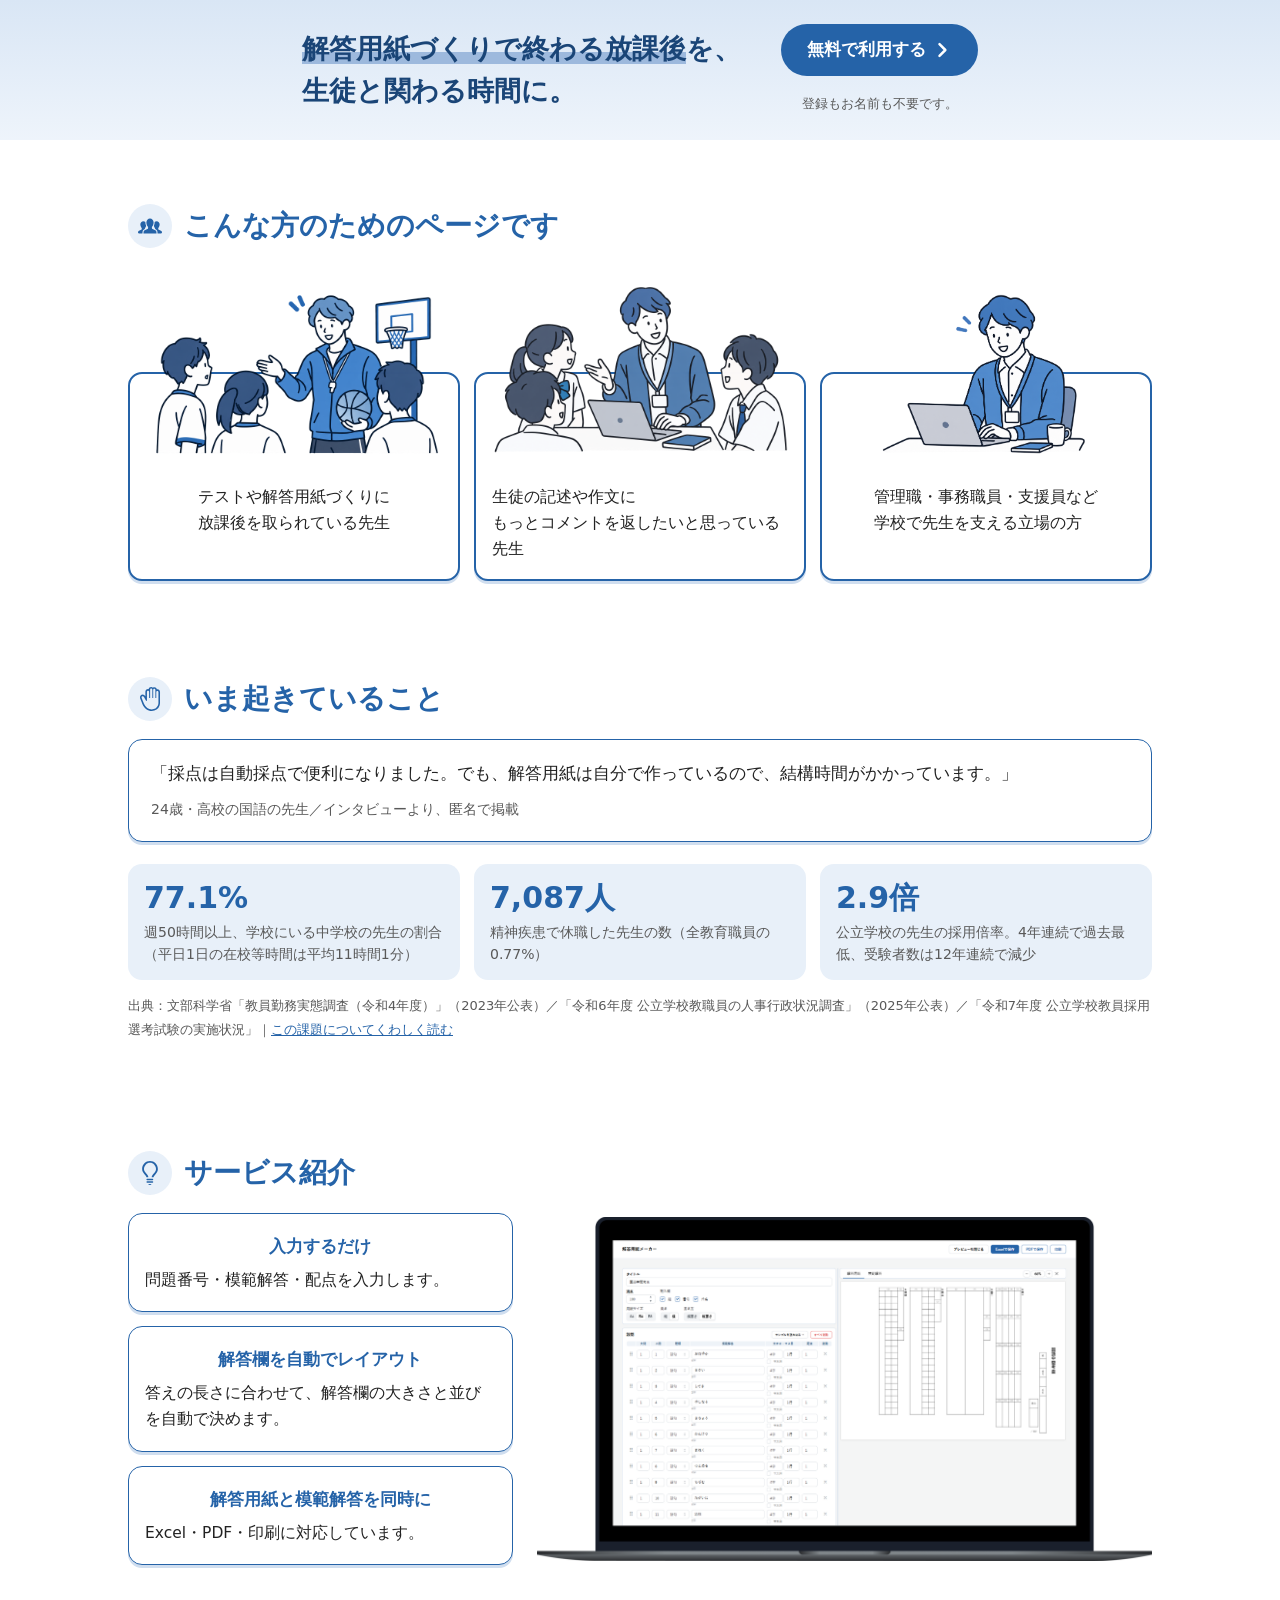
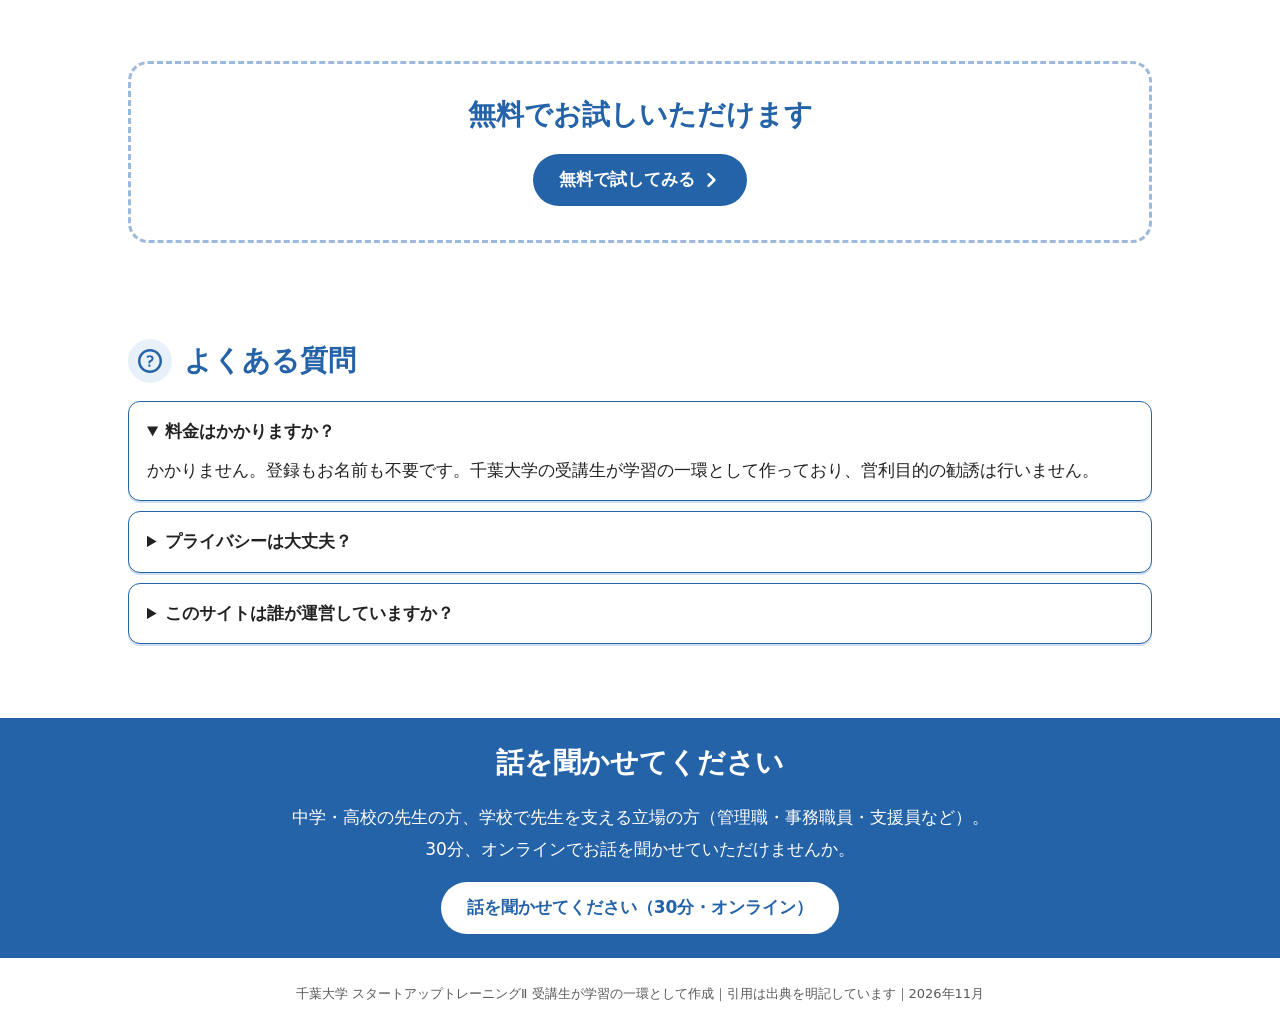
<file: index.html>
<!DOCTYPE html>
<html lang="ja">
  <head>
    <meta charset="UTF-8">
    <meta name="viewport" content="width=device-width, initial-scale=1">
    <meta name="theme-color" content="#2563A8">
    <title>解答用紙づくりで終わる放課後を、生徒と関わる時間に。</title>
    <meta name="description" content="問題番号・模範解答・配点を入力するだけで、解答用紙と模範解答を同時に作れる先生向けの試作ツールです。Excel・PDF・印刷に対応。入力内容はこのパソコンの外に送信されません。">
    <link rel="canonical" href="https://sensei-work.vercel.app/">
    <meta property="og:type" content="website">
    <meta property="og:site_name" content="解答用紙づくりで終わる放課後を、生徒と関わる時間に。">
    <meta property="og:locale" content="ja_JP">
    <meta property="og:title" content="解答用紙づくりで終わる放課後を、生徒と関わる時間に。">
    <meta property="og:description" content="問題番号・模範解答・配点を入力するだけで、解答用紙と模範解答を同時に作成。Excel・PDF・印刷に対応。">
    <meta property="og:image" content="https://sensei-work.vercel.app/images/ogp.png">
    <meta property="og:url" content="https://sensei-work.vercel.app/">
    <meta name="twitter:card" content="summary_large_image">
    <link rel="stylesheet" href="/colors.css">
    <link rel="stylesheet" href="/base.css">
    <link rel="stylesheet" href="/lp.css">
  </head>
  <body>
    <header class="hero">
      <div class="wrap">
        <div class="in">
          <h1><span>解答用紙づくりで終わる放課後</span>を、<br>生徒と関わる時間に。</h1>
          <div class="hero-cta">
            <a class="btn" href="https://answersheet-maker.vercel.app/" target="_blank" rel="noopener">
              無料で利用する
              <svg width="20" height="20" viewBox="0 0 24 24" fill="none" stroke="#fff" stroke-width="3" stroke-linecap="round" stroke-linejoin="round">
                <path d="M9 5l7 7-7 7"/>
              </svg>
            </a>
            <p class="small">登録もお名前も不要です。</p>
          </div>
        </div>
      </div>
    </header>

    <main>
      <section>
        <h2>
          <span class="ic"><span class="icon icon-people"></span></span>
          こんな方のためのページです
        </h2>
        <div class="cards cards-pop">
          <div class="card card-flow">
            <img src="/images/coach.png" alt="部活動で生徒に声をかける先生のイラスト" width="1536" height="1024" loading="lazy">
            <p><span>テストや解答用紙づくりに</span><span>放課後を取られている先生</span></p>
          </div>
          <div class="card card-flow">
            <img src="/images/class.png" alt="先生が生徒と笑顔で話しているイラスト" width="1536" height="1024" loading="lazy">
            <p><span>生徒の記述や作文に</span><span>もっとコメントを返したいと思っている先生</span></p>
          </div>
          <div class="card card-flow">
            <img src="/images/work.png" alt="笑顔でパソコンに向かう先生のイラスト" width="1358" height="1159" loading="lazy">
            <p><span>管理職・事務職員・支援員など</span><span>学校で先生を支える立場の方</span></p>
          </div>
        </div>
      </section>

      <section>
        <h2>
          <span class="ic"><span class="icon icon-hand"></span></span>
          いま起きていること
        </h2>
        <div class="voice">
          「採点は自動採点で便利になりました。でも、解答用紙は自分で作っているので、結構時間がかかっています。」
          <cite>24歳・高校の国語の先生／インタビューより、匿名で掲載</cite>
        </div>
        <div class="stat">
          <div>
            <b>77.1%</b>
            <small>週50時間以上、学校にいる中学校の先生の割合（平日1日の在校等時間は平均11時間1分）</small>
          </div>
          <div>
            <b>7,087人</b>
            <small>精神疾患で休職した先生の数（全教育職員の0.77%）</small>
          </div>
          <div>
            <b>2.9倍</b>
            <small>公立学校の先生の採用倍率。4年連続で過去最低、受験者数は12年連続で減少</small>
          </div>
        </div>
        <p class="src">出典：文部科学省「教員勤務実態調査（令和4年度）」（2023年公表）／「令和6年度 公立学校教職員の人事行政状況調査」（2025年公表）／「令和7年度 公立学校教員採用選考試験の実施状況」｜<a href="/info/">この課題についてくわしく読む</a></p>
      </section>

      <section>
        <h2>
          <span class="ic"><span class="icon icon-idea"></span></span>
          サービス紹介
        </h2>
        <div class="service">
          <div class="cards">
            <div class="card">
              <b>入力するだけ</b>
              <span class="sub">問題番号・模範解答・配点を入力します。</span>
            </div>
            <div class="card">
              <b>解答欄を自動でレイアウト</b>
              <span class="sub">答えの長さに合わせて、解答欄の大きさと並びを自動で決めます。</span>
            </div>
            <div class="card">
              <b>解答用紙と模範解答を同時に</b>
              <span class="sub">Excel・PDF・印刷に対応しています。</span>
            </div>
          </div>
          <img src="/images/laptop.png" alt="解答用紙メーカーの画面。左で問題番号・模範解答・配点を入力し、右で解答用紙のプレビューを確認できます" width="2548" height="1421" loading="lazy">
        </div>
      </section>

      <div class="try">
        <h2>
          無料でお試しいただけます
        </h2>
        <a class="btn" href="https://answersheet-maker.vercel.app/" target="_blank" rel="noopener">
          無料で試してみる
          <svg width="20" height="20" viewBox="0 0 24 24" fill="none" stroke="#fff" stroke-width="3" stroke-linecap="round" stroke-linejoin="round">
            <path d="M9 5l7 7-7 7"/>
          </svg>
        </a>
      </div>

      <section>
        <h2>
          <span class="ic"><span class="icon icon-question"></span></span>
          よくある質問
        </h2>
        <details open>
          <summary>料金はかかりますか？</summary>
          <p>かかりません。登録もお名前も不要です。千葉大学の受講生が学習の一環として作っており、営利目的の勧誘は行いません。</p>
        </details>
        <details>
          <summary>プライバシーは大丈夫？</summary>
          <p>入力した問題番号・模範解答・配点などは、お使いのパソコンの外には送信されません。サーバーに送って保存することもありません。お話を伺った場合も、課題の理解を深めるためだけに使い、お名前や学校名など、特定できる情報は公開しません。</p>
        </details>
        <details>
          <summary>このサイトは誰が運営していますか？</summary>
          <p>千葉大学「スタートアップトレーニングⅡ」の受講生が、学習の一環として作成しています。営利目的の勧誘は行いません。</p>
        </details>
      </section>
    </main>

    <div class="cta">
      <div class="wrap">
        <h2>
          話を聞かせてください
        </h2>
        <p>中学・高校の先生の方、学校で先生を支える立場の方（管理職・事務職員・支援員など）。<br>30分、オンラインでお話を聞かせていただけませんか。</p>
        <a class="btn white" href="https://docs.google.com/forms/d/e/1FAIpQLSfYlN2yhXe_DZUbkPfot3LasIRLzXZNetLwLGdEktz2A8xIyQ/viewform?usp=header" target="_blank" rel="noopener">話を聞かせてください（30分・オンライン）</a>
      </div>
    </div>
    <footer>千葉大学 スタートアップトレーニングⅡ 受講生が学習の一環として作成｜引用は出典を明記しています｜2026年11月</footer>
  </body>
</html>
</file>
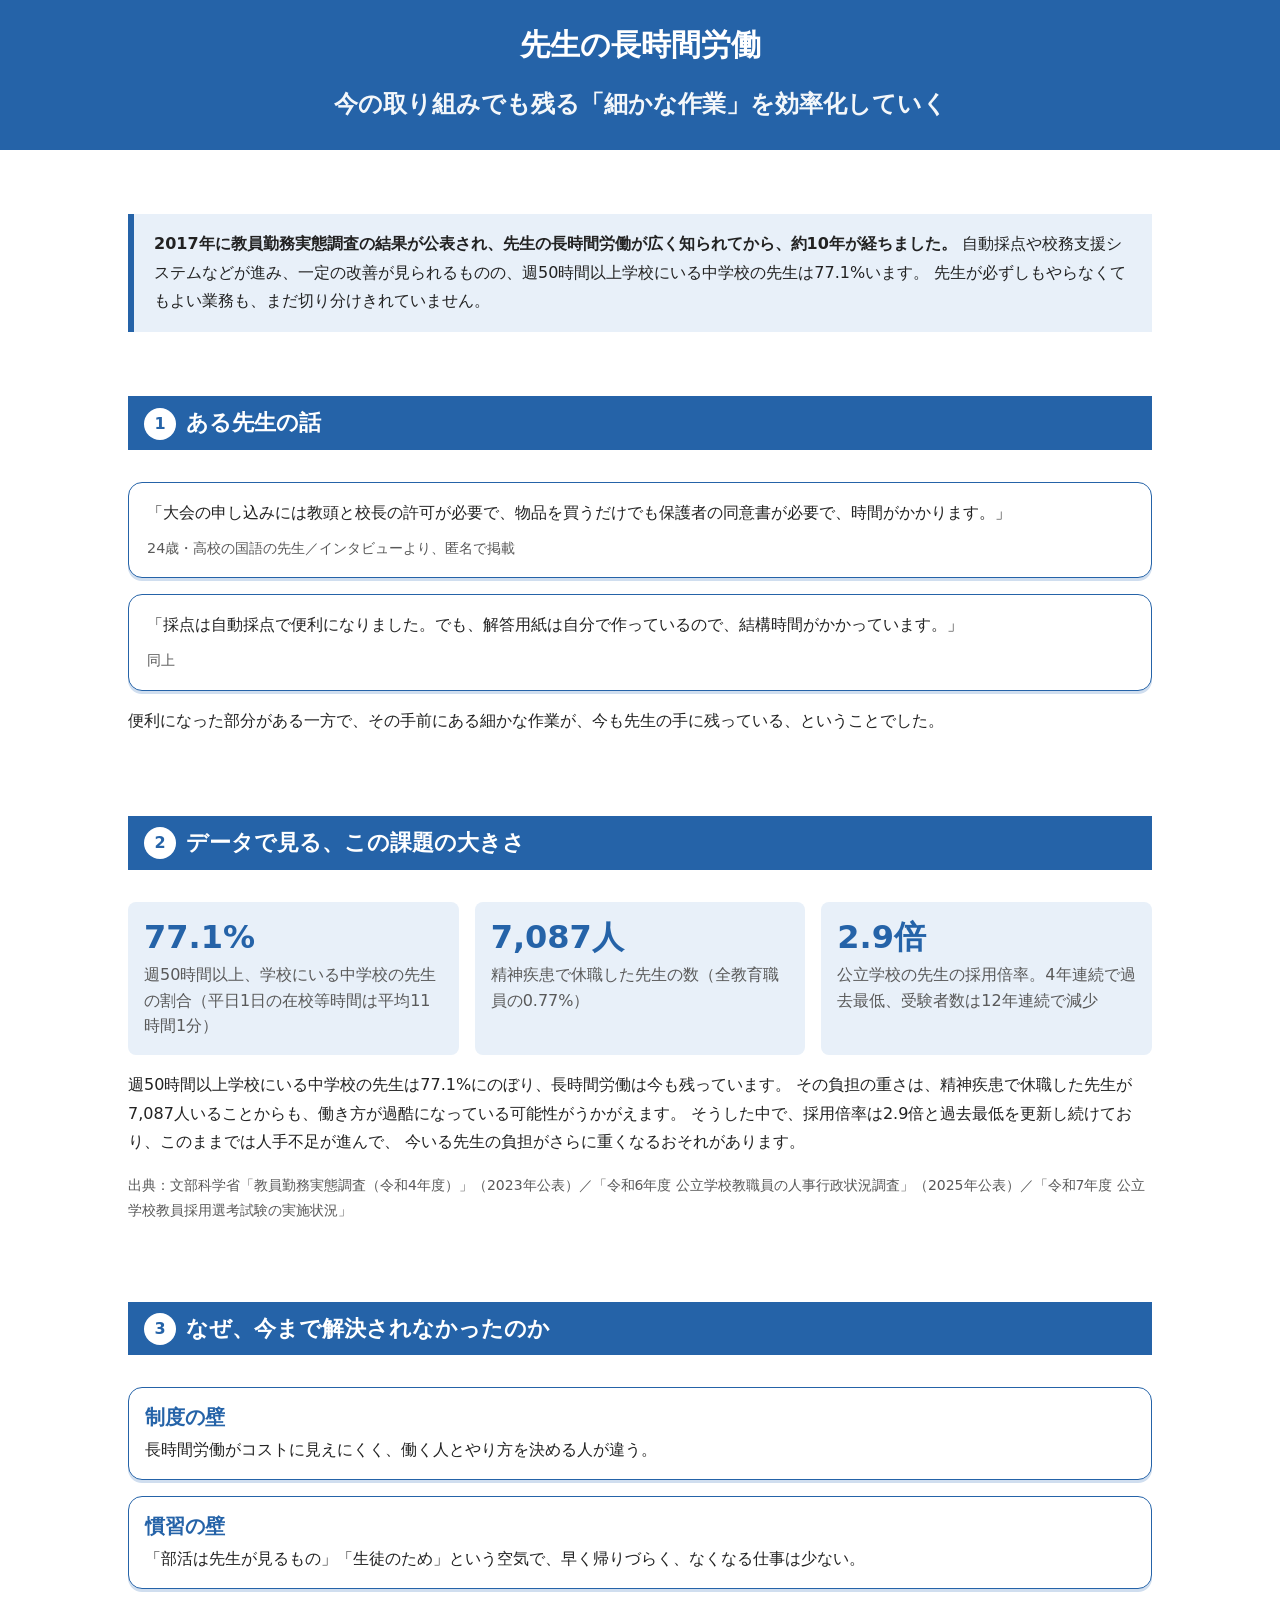
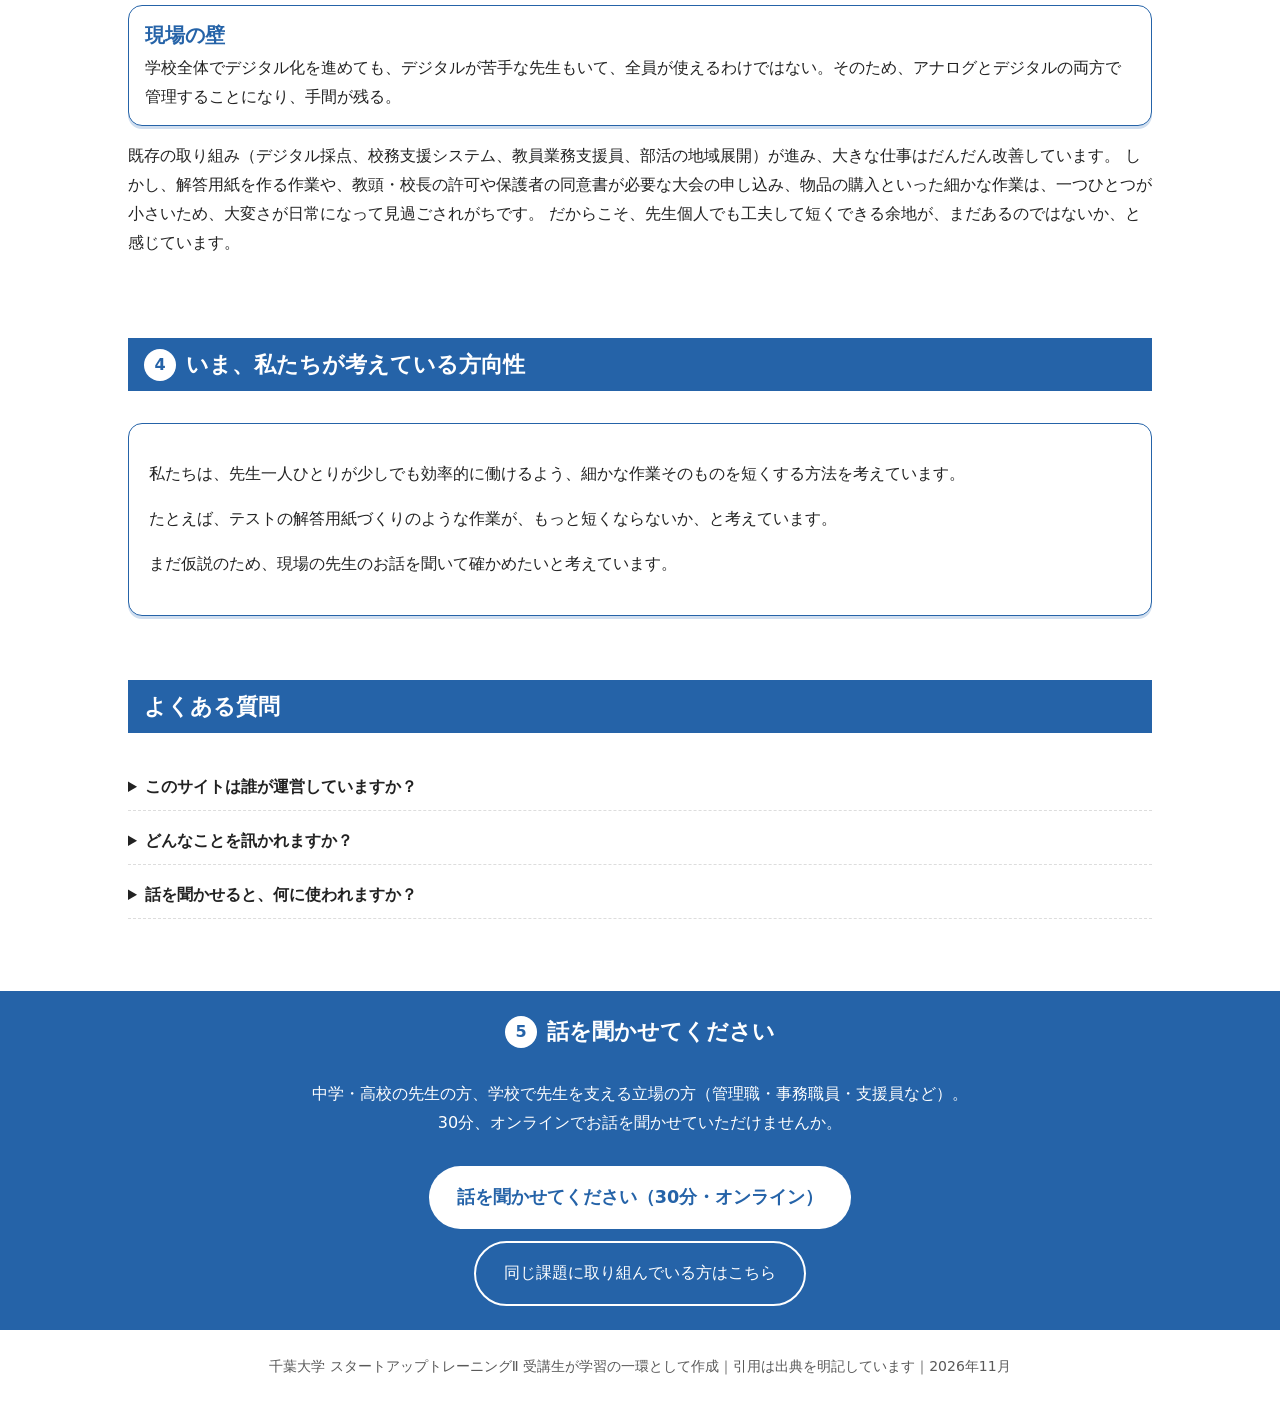
<file: info/index.html>
<!DOCTYPE html>
<html lang="ja">
  <head>
    <meta charset="UTF-8">
    <meta name="viewport" content="width=device-width, initial-scale=1">
    <meta name="theme-color" content="#2563A8">
    <title>先生の長時間労働｜今の取り組みでも残る「細かな作業」を効率化していく</title>
    <meta name="description" content="自動採点や校務支援システムが進んでも、解答用紙づくりや各種の申し込みなど、細かな作業は先生の手に残っています。先生の長時間労働との関係を整理し、短くする方法を考えています。">
    <link rel="canonical" href="https://sensei-work.vercel.app/info/">
    <meta property="og:type" content="website">
    <meta property="og:site_name" content="先生の細かな作業を短くする（試作）">
    <meta property="og:locale" content="ja_JP">
    <meta property="og:title" content="先生の長時間労働｜今の取り組みでも残る「細かな作業」を効率化していく">
    <meta property="og:description" content="自動採点や校務支援システムが進んでも、解答用紙づくりや各種の申し込みなど、細かな作業は先生の手に残っています。先生の長時間労働との関係を整理し、短くする方法を考えています。">
    <meta property="og:image" content="https://sensei-work.vercel.app/images/ogp.png">
    <meta property="og:url" content="https://sensei-work.vercel.app/info/">
    <meta name="twitter:card" content="summary_large_image">
    <script type="application/ld+json">
      {
        "@context": "https://schema.org",
        "@type": "FAQPage",
        "mainEntity": [
          {
            "@type": "Question",
            "name": "このサイトは誰が運営していますか？",
            "acceptedAnswer": {
              "@type": "Answer",
              "text": "千葉大学「スタートアップトレーニングⅡ」の受講生が、学習の一環として作成しています。営利目的の勧誘は行いません。"
            }
          },
          {
            "@type": "Question",
            "name": "どんなことを訊かれますか？",
            "acceptedAnswer": {
              "@type": "Answer",
              "text": "普段のお仕事の中で、どの作業に時間がかかっているか、今はどのように進めているかを伺います。30分、オンラインで、答えにくいことは答えなくて大丈夫です。"
            }
          },
          {
            "@type": "Question",
            "name": "話を聞かせると、何に使われますか？",
            "acceptedAnswer": {
              "@type": "Answer",
              "text": "課題の理解を深めるためだけに使い、お名前や学校名など、特定できる情報は公開しません。"
            }
          }
        ]
      }
    </script>
    <link rel="stylesheet" href="/colors.css">
    <link rel="stylesheet" href="/base.css">
    <link rel="stylesheet" href="/info.css">
  </head>
  <body>
    <header class="title">
      <h1>先生の長時間労働</h1>
      <p class="lead">今の取り組みでも残る「細かな作業」を効率化していく</p>
    </header>
    <main>
      <div class="def">
        <p>
          <strong>2017年に教員勤務実態調査の結果が公表され、先生の長時間労働が広く知られてから、約10年が経ちました。</strong>
          自動採点や校務支援システムなどが進み、一定の改善が見られるものの、週50時間以上学校にいる中学校の先生は77.1%います。
          先生が必ずしもやらなくてもよい業務も、まだ切り分けきれていません。
        </p>
      </div>
      <section id="story" class="band band-story">
        <div class="wrap">
          <h2><span class="num">1</span>ある先生の話</h2>
          <div class="voices">
            <div class="voice">
              <blockquote>
                <p class="lines">
                  <span>「大会の申し込みには教頭と校長の許可が必要で、物品を買うだけでも保護者の同意書が必要で、時間がかかります。」</span>
                </p>
                <cite>24歳・高校の国語の先生／インタビューより、匿名で掲載</cite>
              </blockquote>
            </div>
            <div class="voice">
              <blockquote>
                <p class="lines">
                  <span>「採点は自動採点で便利になりました。でも、解答用紙は自分で作っているので、結構時間がかかっています。」</span>
                </p>
                <cite>同上</cite>
              </blockquote>
            </div>
          </div>
          <p>便利になった部分がある一方で、その手前にある細かな作業が、今も先生の手に残っている、ということでした。</p>
        </div>
      </section>
      <section id="data" class="band band-data">
        <div class="wrap">
          <h2><span class="num">2</span>データで見る、この課題の大きさ</h2>
          <div class="stat">
            <div>
              <b>77.1%</b>
              <small>週50時間以上、学校にいる中学校の先生の割合（平日1日の在校等時間は平均11時間1分）</small>            </div>
            <div>
              <b>7,087人</b>
              <small>精神疾患で休職した先生の数（全教育職員の0.77%）</small>            </div>
            <div>
              <b>2.9倍</b>
              <small>公立学校の先生の採用倍率。4年連続で過去最低、受験者数は12年連続で減少</small>            </div>
          </div>
          <p>
            週50時間以上学校にいる中学校の先生は77.1%にのぼり、長時間労働は今も残っています。
            その負担の重さは、精神疾患で休職した先生が7,087人いることからも、働き方が過酷になっている可能性がうかがえます。
            そうした中で、採用倍率は2.9倍と過去最低を更新し続けており、このままでは人手不足が進んで、
            今いる先生の負担がさらに重くなるおそれがあります。
          </p>
          <p class="src">
            出典：文部科学省「教員勤務実態調査（令和4年度）」（2023年公表）／「令和6年度 公立学校教職員の人事行政状況調査」（2025年公表）／「令和7年度 公立学校教員採用選考試験の実施状況」
          </p>
        </div>
      </section>
      <section id="why" class="band band-why">
        <div class="wrap">
          <h2><span class="num">3</span>なぜ、今まで解決されなかったのか</h2>
          <div class="wall">
            <div><b>制度の壁</b>長時間労働がコストに見えにくく、働く人とやり方を決める人が違う。</div>
            <div><b>慣習の壁</b>「部活は先生が見るもの」「生徒のため」という空気で、早く帰りづらく、なくなる仕事は少ない。</div>
            <div><b>現場の壁</b>学校全体でデジタル化を進めても、デジタルが苦手な先生もいて、全員が使えるわけではない。そのため、アナログとデジタルの両方で管理することになり、手間が残る。</div>
          </div>
          <p>
            既存の取り組み（デジタル採点、校務支援システム、教員業務支援員、部活の地域展開）が進み、大きな仕事はだんだん改善しています。
            しかし、解答用紙を作る作業や、教頭・校長の許可や保護者の同意書が必要な大会の申し込み、物品の購入といった細かな作業は、一つひとつが小さいため、大変さが日常になって見過ごされがちです。
            だからこそ、先生個人でも工夫して短くできる余地が、まだあるのではないか、と感じています。
          </p>
        </div>
      </section>
      <section id="direction" class="band band-direction">
        <div class="wrap">
          <h2><span class="num">4</span>いま、私たちが考えている方向性</h2>
          <div class="direction">
            <p>私たちは、先生一人ひとりが少しでも効率的に働けるよう、細かな作業そのものを短くする方法を考えています。</p>
            <p>たとえば、テストの解答用紙づくりのような作業が、もっと短くならないか、と考えています。</p>
            <p>まだ仮説のため、現場の先生のお話を聞いて確かめたいと考えています。</p>
          </div>
        </div>
      </section>
      <section id="faq" class="band band-faq">
        <div class="wrap">
          <h2>よくある質問</h2>
          <details>
            <summary>このサイトは誰が運営していますか？</summary>
            <p>千葉大学「スタートアップトレーニングⅡ」の受講生が、学習の一環として作成しています。営利目的の勧誘は行いません。</p>
          </details>
          <details>
            <summary>どんなことを訊かれますか？</summary>
            <p>普段のお仕事の中で、どの作業に時間がかかっているか、今はどのように進めているかを伺います。30分、オンラインで、答えにくいことは答えなくて大丈夫です。</p>
          </details>
          <details>
            <summary>話を聞かせると、何に使われますか？</summary>
            <p>課題の理解を深めるためだけに使い、お名前や学校名など、特定できる情報は公開しません。</p>
          </details>
        </div>
      </section>
    </main>
    <section class="cta" id="contact">
      <div class="wrap">
        <h2><span class="num">5</span>話を聞かせてください</h2>
        <p>
          中学・高校の先生の方、学校で先生を支える立場の方（管理職・事務職員・支援員など）。<br>
          30分、オンラインでお話を聞かせていただけませんか。
        </p>
        <a class="btn" href="https://docs.google.com/forms/d/e/1FAIpQLSfYlN2yhXe_DZUbkPfot3LasIRLzXZNetLwLGdEktz2A8xIyQ/viewform?usp=header" target="_blank" rel="noopener">
          話を聞かせてください（30分・オンライン）
        </a>
        <p class="cta-sub">
          <a class="btn sub" href="https://docs.google.com/forms/d/e/1FAIpQLSfYlN2yhXe_DZUbkPfot3LasIRLzXZNetLwLGdEktz2A8xIyQ/viewform?usp=header" target="_blank" rel="noopener">
            同じ課題に取り組んでいる方はこちら
          </a>
        </p>
      </div>
    </section>
    <footer>千葉大学 スタートアップトレーニングⅡ 受講生が学習の一環として作成｜引用は出典を明記しています｜2026年11月</footer>
  </body>
</html>
</file>
<file: colors.css>
:root {
  /* メインカラー */
  --main: #2563A8;
  --deep: #1A4577;   /* メインの濃い色（見出し・影） */
  --mid: #9DB9DD;    /* メインの中間色（枠線・影） */
  --line: #D0DEEF;   /* メインの薄い線 */
  --light: #E8F0F9;  /* メインの薄い背景 */
  --tint-1: #D9E6F5; /* 背景のグラデーション（上） */
  --tint-2: #EEF4FB; /* 背景のグラデーション（下） */
  --tint-3: #C3D6EC; /* イラストの影 */

  /* 文字 */
  --ink: #222;
  --sub: #595959;
}
</file>
<file: base.css>
:root {
  --bg: #fff;

  /* レイアウトの値（余白・間隔・最大幅） */
  --max: 1440px;
  --side: max(0px, calc((100% - var(--max)) / 2));
  --gap: clamp(32px, 5vw, 64px); /* セクションどうしの間隔（スマホ32px〜PC64px） */
  --gap-sm: 24px; /* 小さめの間隔（帯と本文の間など） */
  --edge-y: 24px; /* フッター・「話を聞かせてください」の帯の上下の余白 */
  --edge-x: 44px; /* 同、左右の余白 */
  --pad-y: 64px;  /* 本文（main）の上下の余白 */
  --pad-x: 128px; /* 本文（main）の左右の余白 */
}
/* タブレット */
@media (max-width: 1024px) {
  :root {
    --pad-y: 64px;
    --pad-x: 32px;
  }
}
/* スマホ */
@media (max-width: 600px) {
  :root {
    --pad-y: 32px;
    --pad-x: 16px;
  }
}
* {
  box-sizing: border-box;
}
html {
  -webkit-text-size-adjust: 100%;
}
/* ページ全体 */
body {
  margin: 0;
  font-family: "Meiryo UI", Meiryo, "Hiragino Sans", "Noto Sans JP", system-ui, sans-serif;
  color: var(--ink);
  background: var(--bg);
  overflow-wrap: anywhere;
}
/* 開閉する見出し */
summary {
  cursor: pointer;
  font-weight: bold;
}
/* ボタン */
.btn {
  border-radius: 999px;
  font-weight: bold;
  text-decoration: none;
  max-width: 100%;
}
/* 影つきの線の枠（インタビュー・3つの壁・方向性。LPと情報サイトで共通） */
.voice,
.wall div,
.direction {
  background: #fff;
  border: 1px solid var(--main);
  border-radius: 14px;
  box-shadow: 0 3px 0 var(--line);
}
/* （話を聞かせてください）の帯 */
.cta {
  background: var(--main);
  color: #fff;
  text-align: center;
}
/* フッター */
footer {
  color: var(--sub);
  text-align: center;
}
</file>
<file: lp.css>
body {
  line-height: 1.85;
  font-size: 17px;
}
main {
  display: flex;
  flex-direction: column;
  gap: clamp(48px, 7.5vw, 96px);
  padding: var(--pad-y) calc(var(--side) + var(--pad-x));
}
.brand {
  display: flex;
  align-items: center;
  gap: 8px;
  justify-content: center;
  color: var(--main);
  font-weight: bold;
  font-size: 15px;
}
.hero {
  background: linear-gradient(180deg, var(--tint-1) 0%, var(--tint-2) 100%);
  padding: var(--edge-y) var(--pad-x);
}
.hero .wrap {
  display: grid;
  gap: var(--gap-sm);
}
.hero .in {
  display: flex;
  align-items: center;
  justify-content: center;
  gap: 40px;
}
.hero-cta {
  text-align: center;
}
.hero-cta .btn {
  margin: 0;
}
.hero h1 {
  font-size: 27px;
  line-height: 1.55;
  margin: 0;
  text-align: left;
  color: var(--deep);
}
.hero h1 span {
  background: linear-gradient(transparent 62%, var(--mid) 62%);
}
.hero p {
  margin: 0 0 20px;
}
.hero p.small {
  font-size: 13px;
  color: var(--sub);
  margin: 16px 0 0;
}
.btn {
  display: inline-flex;
  align-items: center;
  gap: 6px;
  background: var(--main);
  color: #fff;
  padding: 13px 26px;
  font-size: 17px;
  line-height: 1.5;
  transition: background-color .2s;
}
.btn:hover,
.btn:focus-visible {
  background: var(--deep);
}
.btn.white {
  background: #fff;
  color: var(--main);
}
.btn.white:hover,
.btn.white:focus-visible {
  background: var(--light);
}
h2 {
  display: flex;
  align-items: center;
  gap: 12px;
  font-size: 28px;
  line-height: 1.5;
  color: var(--main);
  margin: 0 0 18px;
}
h2 .ic {
  flex: none;
  width: 44px;
  height: 44px;
  border-radius: 50%;
  background: var(--light);
  display: grid;
  place-items: center;
}
.icon {
  width: 24px;
  height: 24px;
  background: var(--main);
  -webkit-mask: var(--icon) center / contain no-repeat;
  mask: var(--icon) center / contain no-repeat;
}
.icon-people {
  --icon: url('/images/icons/people.svg');
}
.icon-idea {
  --icon: url('/images/icons/idea.svg');
}
.icon-question {
  --icon: url('/images/icons/question.svg');
}
.icon-hand {
  --icon: url('/images/icons/hand.svg');
}
.cards.cards-pop {
  --pop: 100px;
  grid-template-columns: repeat(3, minmax(0, 1fr));
  margin-top: calc(var(--pop) + 24px);
  row-gap: calc(var(--pop) + 16px);
}
.card.card-flow {
  display: flex;
  flex-direction: column;
  gap: 12px;
  background: #fff;
  border: 2px solid var(--main);
  box-shadow: 0 3px 0 var(--line);
  padding: 16px;
  text-align: left;
}
.card-flow > img {
  display: block;
  width: 100%;
  height: 200px;
  object-fit: contain;
  margin-top: calc(-1 * (var(--pop) + 18px));
}
.card-flow > p {
  width: max-content;
  max-width: 100%;
  margin: 0 auto;
  text-align: left;
}
.card-flow > p span {
  display: block;
}
.cta .icon {
  background: #fff;
}
.cards {
  display: grid;
  grid-template-columns: repeat(3, 1fr);
  gap: 14px;
}
.card {
  background: #fff;
  border: 1px solid var(--main);
  border-radius: 14px;
  padding: 18px 16px;
  text-align: center;
  box-shadow: 0 3px 0 var(--line);
  font-size: 15.5px;
  line-height: 1.7;
}
.card b {
  display: block;
  color: var(--main);
  font-size: 1.1em;
  margin-bottom: 6px;
}
.card svg {
  display: block;
  margin: 0 auto 8px;
}
.voice {
  padding: 18px 22px;
  margin: 0 0 18px;
}
.voice cite {
  display: block;
  font-style: normal;
  color: var(--sub);
  font-size: 14px;
  margin-top: 8px;
}
.stat {
  display: grid;
  grid-template-columns: repeat(auto-fit, minmax(200px, 1fr));
  gap: 14px;
  margin: 22px 0 14px;
}
.stat div {
  background: var(--light);
  padding: 14px 16px;
  border-radius: 14px;
  text-align: left;
}
.stat b {
  display: block;
  font-size: 30px;
  color: var(--main);
  line-height: 1.3;
}
.stat small {
  color: var(--sub);
  font-size: 14px;
  line-height: 1.6;
  display: block;
  margin-top: 4px;
}
.src {
  font-size: 13px;
  color: var(--sub);
}
.src a {
  color: var(--main);
}
.cmp {
  display: grid;
  grid-template-columns: 1fr 1fr;
  gap: 14px;
}
.cmp > div {
  border-radius: 14px;
  padding: 18px 20px;
  background: #fff;
  box-shadow: 0 3px 0 var(--line);
}
.cmp > div.new {
  background: var(--light);
  box-shadow: 0 3px 0 var(--mid);
}
.cmp h3 {
  margin: 0 0 8px;
  font-size: 17px;
  color: var(--sub);
}
.cmp .new h3 {
  color: var(--main);
}
.cmp dl {
  margin: 0;
}
.cmp dt {
  font-size: 13px;
  color: var(--sub);
  margin-top: 8px;
}
.cmp dd {
  margin: 0;
  font-weight: bold;
  line-height: 1.6;
}
.cmp div:not(.new) dd {
  font-weight: normal;
}
.note {
  font-size: 14px;
  color: var(--sub);
}
.try {
  background: #fff;
  border: 3px dashed var(--mid);
  border-radius: 20px;
  text-align: center;
  padding: 30px 20px 34px;
}
.try h2 {
  justify-content: center;
}
.steps {
  display: flex;
  justify-content: center;
  gap: 10px;
  flex-wrap: wrap;
  margin: 6px 0 18px;
}
.steps span {
  background: var(--light);
  border-radius: 999px;
  padding: 4px 16px;
  font-size: 15px;
  color: var(--main);
  font-weight: bold;
}
details {
  background: #fff;
  border: 1px solid var(--main);
  border-radius: 12px;
  margin: 10px 0;
  padding: 14px 18px;
  box-shadow: 0 2px 0 var(--line);
}
details p {
  margin: 8px 0 0;
}
.split {
  display: grid;
  grid-template-columns: 1.2fr 1fr;
  gap: 24px;
  align-items: center;
  margin: 0 0 18px;
}
.split .voice {
  margin: 0;
}
.service {
  display: grid;
  grid-template-columns: 1fr 1.6fr;
  gap: 24px;
  align-items: center;
}
.service .cards {
  grid-template-columns: 1fr;
}
.service .card .sub {
  display: block;
  text-align: left;
}
.service > img {
  display: block;
  width: 100%;
  height: auto;
}
.illust {
  margin: 20px auto 0;
  max-width: 520px;
}
.split .illust {
  margin: 0;
}
.illust img {
  display: block;
  width: 100%;
  height: auto;
}
.cta {
  padding: var(--edge-y) calc(var(--side) + var(--edge-x));
}
.cta .wrap > :last-child {
  margin-bottom: 0;
}
.cta h2 {
  color: #fff;
  justify-content: center;
}
.cta h2 .ic {
  background: rgba(255, 255, 255, .2);
}
footer {
  padding: var(--edge-y) calc(var(--side) + var(--edge-x));
  font-size: 13px;
  background: #fff;
}
@media (max-width: 600px) {
  body {
    font-size: 16px;
  }
  .btn {
    font-size: 15px;
    padding: 12px 18px;
  }
  .hero .in {
    flex-direction: column;
    gap: 16px;
    text-align: center;
  }
  .hero h1 {
    font-size: 23px;
    text-align: center;
  }
  .service,
  .cards,
  .cards.cards-pop,
  .cmp,
  .split {
    grid-template-columns: 1fr;
  }
  h2 {
    font-size: 24px;
  }
}
</file>
<file: info.css>
:root {
  --fs: 16px;
}
body {
  line-height: 1.8;
  font-size: var(--fs);
}
.title {
  background: var(--main);
  color: #fff;
  padding: var(--edge-y) calc(var(--side) + var(--edge-x));
  text-align: center;
}
.wrap {
  max-width: 1280px;
  margin: 0 auto;
  padding: 0 var(--pad-x);
}
h1 {
  font-size: 1.9em;
  line-height: 1.4;
  margin: 0 0 16px;
}
.lead {
  font-size: clamp(1.2em, 2.2vw, 1.5em);
  font-weight: 700;
  opacity: .95;
  margin: 0;
}
.def p { margin: 0; }
.def p + p { margin-top: .8em; }
.def {
  background: var(--light);
  border-left: 6px solid var(--main);
  padding: 16px 20px;
  margin: 0;
}
h2 {
  font-size: 1.4em;
  line-height: 1.5;
  background: var(--main);
  color: #fff;
  padding: 10px 16px;
  margin: 0 0 32px;
}
.num {
  display: inline-block;
  background: #fff;
  color: var(--main);
  border-radius: 50%;
  width: 32px;
  height: 32px;
  line-height: 32px;
  text-align: center;
  font-size: 16px;
  margin-right: 10px;
  vertical-align: middle;
}
blockquote {
  margin: 16px 0;
  padding: 16px 20px;
  background: var(--light);
  border-radius: 8px;
}
blockquote cite {
  display: block;
  font-style: normal;
  color: var(--sub);
  font-size: .9em;
  margin-top: 8px;
}
.stat {
  display: grid;
  grid-template-columns: repeat(auto-fit, minmax(200px, 1fr));
  gap: 16px;
  margin: 16px 0;
}
.stat div {
  background: var(--light);
  padding: 16px;
  border-radius: 8px;
}
.stat b {
  display: block;
  font-size: 2em;
  color: var(--main);
  line-height: 1.2;
}
.stat small {
  color: var(--sub);
  font-size: 1em;
  line-height: 1.6;
  display: block;
  margin-top: 6px;
}
.src {
  font-size: .875em;
  color: var(--sub);
}
.wall {
  display: grid;
  gap: 16px;
}
.wall div {
  padding: 14px 16px;
}
.wall b {
  display: block;
  color: var(--main);
  font-size: 1.25em;
  line-height: 1.5;
  margin-bottom: 4px;
}
.direction {
  padding: 20px;
}
.cta {
  padding: var(--edge-y) calc(var(--side) + var(--edge-x));
}
.cta .wrap {
  max-width: none;
  padding: 0;
}
.cta .wrap > :last-child {
  margin-bottom: 0;
}
.cta h2 {
  background: none;
  padding: 0;
  color: #fff;
}
.btn {
  display: inline-block;
  background: #fff;
  color: var(--main);
  padding: 16px 28px;
  font-size: 1.1em;
  margin-top: 12px;
}
.btn.sub {
  background: transparent;
  color: #fff;
  border: 2px solid #fff;
  font-weight: normal;
  font-size: 1em;
}
.btn {
  transition: background-color .2s;
}
.btn:hover,
.btn:focus-visible {
  background: var(--light);
}
.btn.sub:hover,
.btn.sub:focus-visible {
  background: rgba(255, 255, 255, .18);
}
footer {
  padding: var(--edge-y) calc(var(--side) + var(--edge-x));
  font-size: .875em;
}
details {
  margin: 8px 0;
  padding: 8px 0;
  border-bottom: 1px dashed #ddd;
}
.voices {
  display: grid;
  gap: 16px;
  margin: 16px 0;
}
.voice blockquote {
  background: none;
  border-radius: 0;
  margin: 0;
  flex: 1;
  position: relative;
  padding: 16px 18px;
}
.voice .lines {
  margin: 0;
  font-size: 1em;
  line-height: 1.8;
}
.voice .lines span {
  display: block;
}
.voice .lines span+span {
  margin-top: 10px;
}
.full {
  margin-top: 12px;
  border-top: 1px dashed var(--mid);
  padding-top: 8px;
}
.full summary {
  font-weight: normal;
  color: var(--main);
  font-size: .95em;
}
.full p {
  margin: 8px 0 0;
  font-size: .95em;
  color: var(--sub);
  line-height: 1.9;
}
.cta .num {
  background: #fff;
  color: var(--main);
}
.cta-sub {
  margin-top: 0;
}
@media (max-width: 600px) {
  .btn {
    padding: 14px 20px;
  }
}
.mark {
  background: linear-gradient(transparent 62%, var(--mid) 62%);
}
main {
  display: flex;
  flex-direction: column;
  gap: var(--gap);
  padding: var(--pad-y) calc(var(--side) + var(--pad-x));
}
.intro {
  max-width: none;
  margin: 0;
  padding: 0;
}
.band > .wrap {
  max-width: none;
  padding: 0;
}
</file>
